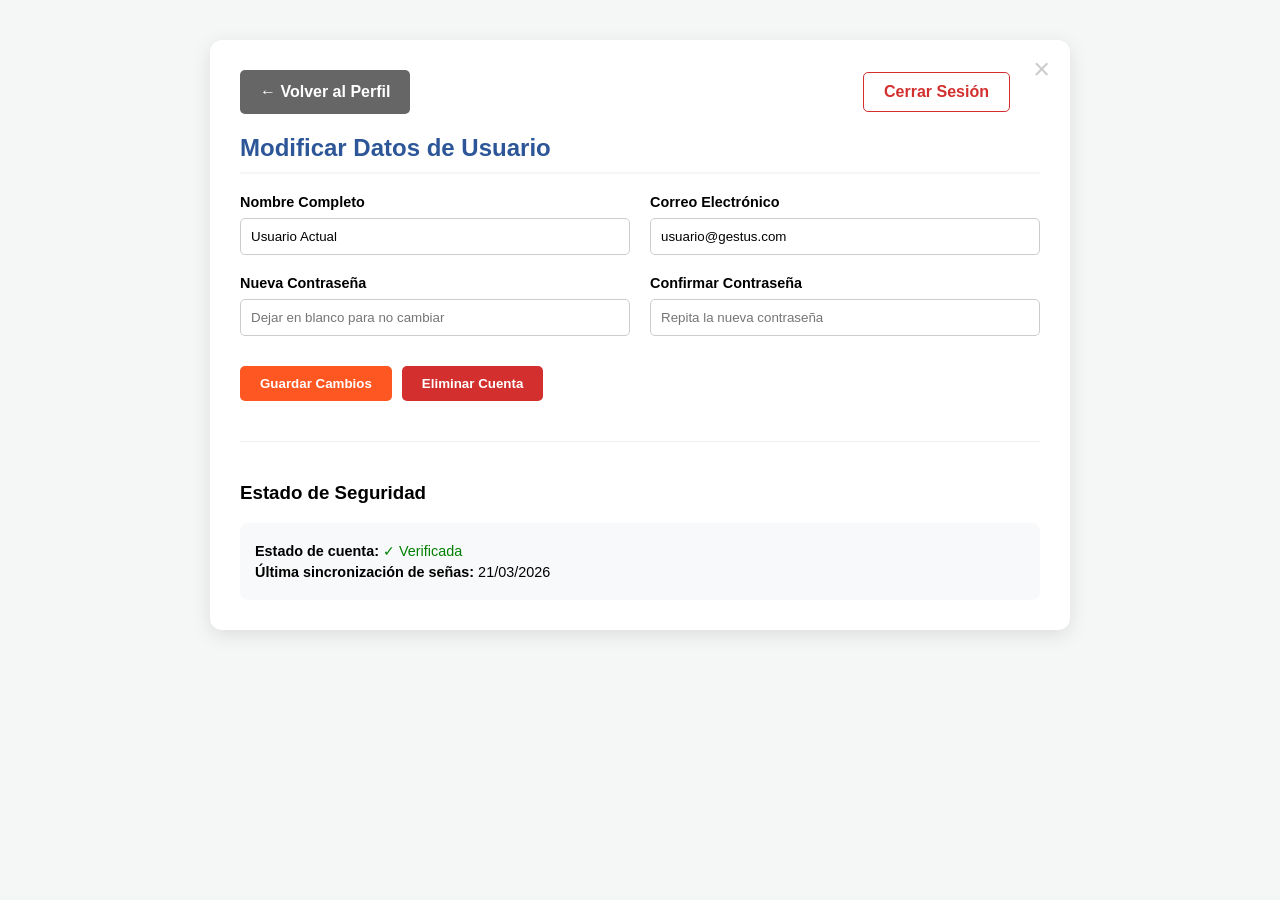
<file: actualizarDatos.html>
<!DOCTYPE html>
<html lang="es">

<head>
    <meta charset="UTF-8">
    <meta name="viewport" content="width=device-width, initial-scale=1.0">
    <title>Gestión de Perfil - Gestus</title>
    <style>
        :root {
            --primary-orange: #FF5722;
            --deep-blue: #2C5697;
            --bg-neutral: #F4F7F6;
            --white: #FFFFFF;
        }

        body {
            font-family: 'Segoe UI', sans-serif;
            background-color: var(--bg-neutral);
            margin: 0;
            display: flex;
            justify-content: center;
            padding: 40px;
        }

        .crud-container {
            background: var(--white);
            width: 100%;
            max-width: 800px;
            padding: 30px;
            border-radius: 12px;
            box-shadow: 0 5px 20px rgba(0, 0, 0, 0.1);
            position: relative;
            /* Necesario para la tachita */
        }

        /* Estilo de la tachita */
        .close-x {
            position: absolute;
            top: 15px;
            right: 20px;
            text-decoration: none;
            color: #ccc;
            font-size: 1.8rem;
            font-weight: 300;
            line-height: 1;
            transition: color 0.2s;
        }

        .close-x:hover {
            color: var(--primary-orange);
        }

        h2 {
            color: var(--deep-blue);
            border-bottom: 2px solid var(--bg-neutral);
            padding-bottom: 10px;
        }

        .form-section {
            display: grid;
            grid-template-columns: 1fr 1fr;
            gap: 20px;
            margin-bottom: 30px;
        }

        .input-box label {
            display: block;
            font-weight: 600;
            margin-bottom: 8px;
            font-size: 0.9rem;
        }

        .input-box input {
            width: 100%;
            padding: 10px;
            border: 1px solid #ccc;
            border-radius: 5px;
            background: #fff;
            box-sizing: border-box;
        }

        .btn-group {
            margin-top: 20px;
            display: flex;
            gap: 10px;
        }

        .btn {
            padding: 10px 20px;
            border: none;
            border-radius: 5px;
            cursor: pointer;
            font-weight: bold;
            transition: 0.3s;
        }

        .btn-update {
            background: var(--primary-orange);
            color: white;
        }

        .btn-delete {
            background: #d32f2f;
            color: white;
        }

        .btn-back {
            background: #666;
            color: white;
            text-decoration: none;
            display: inline-block;
            text-align: center;
            line-height: 1.5;
        }

        .btn-logout {
            background: transparent;
            color: #d32f2f;
            border: 1px solid #d32f2f;
            text-decoration: none;
        }

        .btn-logout:hover {
            background: #d32f2f;
            color: white;
        }
    </style>
</head>

<body>

    <div class="crud-container">
        <a href="enrollment.html" class="close-x" title="Cerrar">&times;</a>

        <div
            style="display: flex; justify-content: space-between; align-items: center; margin-bottom: 20px; padding-right: 30px;">
            <a href="perfil.html" class="btn btn-back">← Volver al Perfil</a>
            <a href="index.html" class="btn btn-logout">Cerrar Sesión</a>
        </div>

        <h2>Modificar Datos de Usuario</h2>

        <form action="/update" method="POST">
            <div class="form-section">
                <div class="input-box">
                    <label>Nombre Completo</label>
                    <input type="text" name="nombre" value="Usuario Actual">
                </div>
                <div class="input-box">
                    <label>Correo Electrónico</label>
                    <input type="email" name="email" value="usuario@gestus.com">
                </div>
                <div class="input-box">
                    <label>Nueva Contraseña</label>
                    <input type="password" name="new_pass" placeholder="Dejar en blanco para no cambiar">
                </div>
                <div class="input-box">
                    <label>Confirmar Contraseña</label>
                    <input type="password" name="confirm_pass" placeholder="Repita la nueva contraseña">
                </div>
            </div>

            <div class="btn-group">
                <button type="submit" class="btn btn-update">Guardar Cambios</button>
                <button type="button" class="btn btn-delete" onclick="confirmDelete()">Eliminar Cuenta</button>
            </div>
        </form>

        <hr style="margin: 40px 0; border: 0; border-top: 1px solid #eee;">

        <h3>Estado de Seguridad</h3>
        <div style="background: #f8f9fa; padding: 15px; border-radius: 8px;">
            <p style="margin: 5px 0; font-size: 0.9rem;"><strong>Estado de cuenta:</strong> <span
                    style="color: green;">✓ Verificada</span></p>
            <p style="margin: 5px 0; font-size: 0.9rem;"><strong>Última sincronización de señas:</strong> 21/03/2026</p>
        </div>
    </div>

    <!--Función para eliminar la cuenta (localmente)-->
    <script>
        function confirmDelete() {
            if (confirm("¿Estás seguro de que deseas eliminar tu perfil de Gestus? Esta acción borrará permanentemente tu progreso de aprendizaje en LSM.")) {
                window.location.href = "index.html";
            }
        }
    </script>

    <!--Función para actualizar la cuenta (localmente)-->
    <script>
        // Al cargar la página, rellenamos los campos con lo que haya guardado
        window.onload = function () {
            const datos = JSON.parse(localStorage.getItem('datosPerfil')) || {};
            if (datos.nombre) document.getElementsByName('nombre')[0].value = datos.nombre;
            if (datos.email) document.getElementsByName('email')[0].value = datos.email;
        }

        // Función para guardar (el "Update" del CRUD)
        document.querySelector('form').onsubmit = function (e) {
            e.preventDefault(); // Evita que la página se recargue

            const nuevosDatos = {
                nombre: document.getElementsByName('nombre')[0].value,
                email: document.getElementsByName('email')[0].value,
                fecha: new Date().toLocaleDateString()
            };

            // Guardamos en la memoria del navegador
            localStorage.setItem('datosPerfil', JSON.stringify(nuevosDatos));

            alert("¡Datos actualizados con éxito!");
            window.location.href = 'perfil.html'; // Regresamos al perfil
        }
    </script>

</body>

</html>
</file>
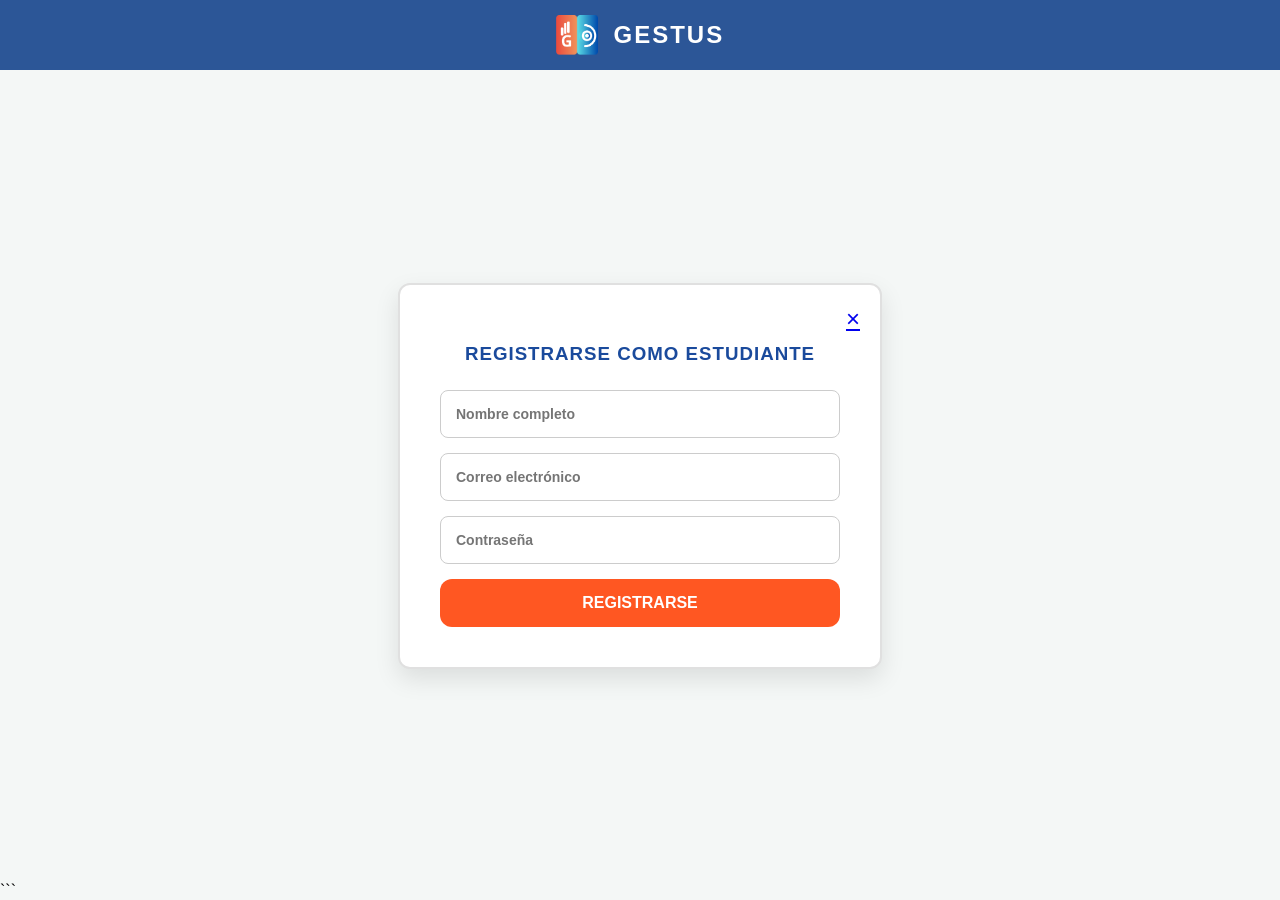
<file: Estudiante.html>
<!DOCTYPE html>
<html lang="es">
<head>
    <meta charset="UTF-8">
    <meta name="viewport" content="width=device-width, initial-scale=1.0">
    <title>Registro Estudiante</title>
    <link rel="icon" href="img/examen topicos.png" type="image/png">
    <link rel="stylesheet" href="Estudiante.css">
    <link rel="stylesheet" href="Formularios.css">
</head>

<body>

    <header class="navbar">
        <div class="nav-logo">
            <img src="examen topicos.png" alt="Logo de Gestus" class="logo-img">
            <span class="logo-text">GESTUS</span>
        </div>
    </header>

    <div class="login-card">
        <span class="close-btn"><a href="index.html">&times;</a></span>

        <h3 class="blue-title">REGISTRARSE COMO ESTUDIANTE</h3>

        <form action="Estudiantes.php" method="POST">

            <input type="text" name="nombre" placeholder="Nombre completo" required>

            <input type="email" name="correo" placeholder="Correo electrónico" required>

            <input type="password" name="password" placeholder="Contraseña" required>

            <button type="submit" class="submit-btn">REGISTRARSE</button>

        </form>

        <script src="https://accounts.google.com/gsi/client" async defer></script>

        <div id="g_id_onload"
            data-client_id="825367747434-9pcfejfcmpnjtbsvaeu00bfbo231ar66.apps.googleusercontent.com"
            data-callback="handleCredentialResponse">
        </div>
        <div class="g_id_signin" data-type="standard"></div>

        <script>
        function handleCredentialResponse(response) {
            // Aquí recibes el token de Google
            console.log("Encoded JWT ID token: " + response.credential);
            
            // Lo ideal es enviar este token a tu PHP para validarlo
            // Por ahora, esto conectará el clic con tu sistema.
        }
        </script>
    </div>

</body>
</html>
```
</file>
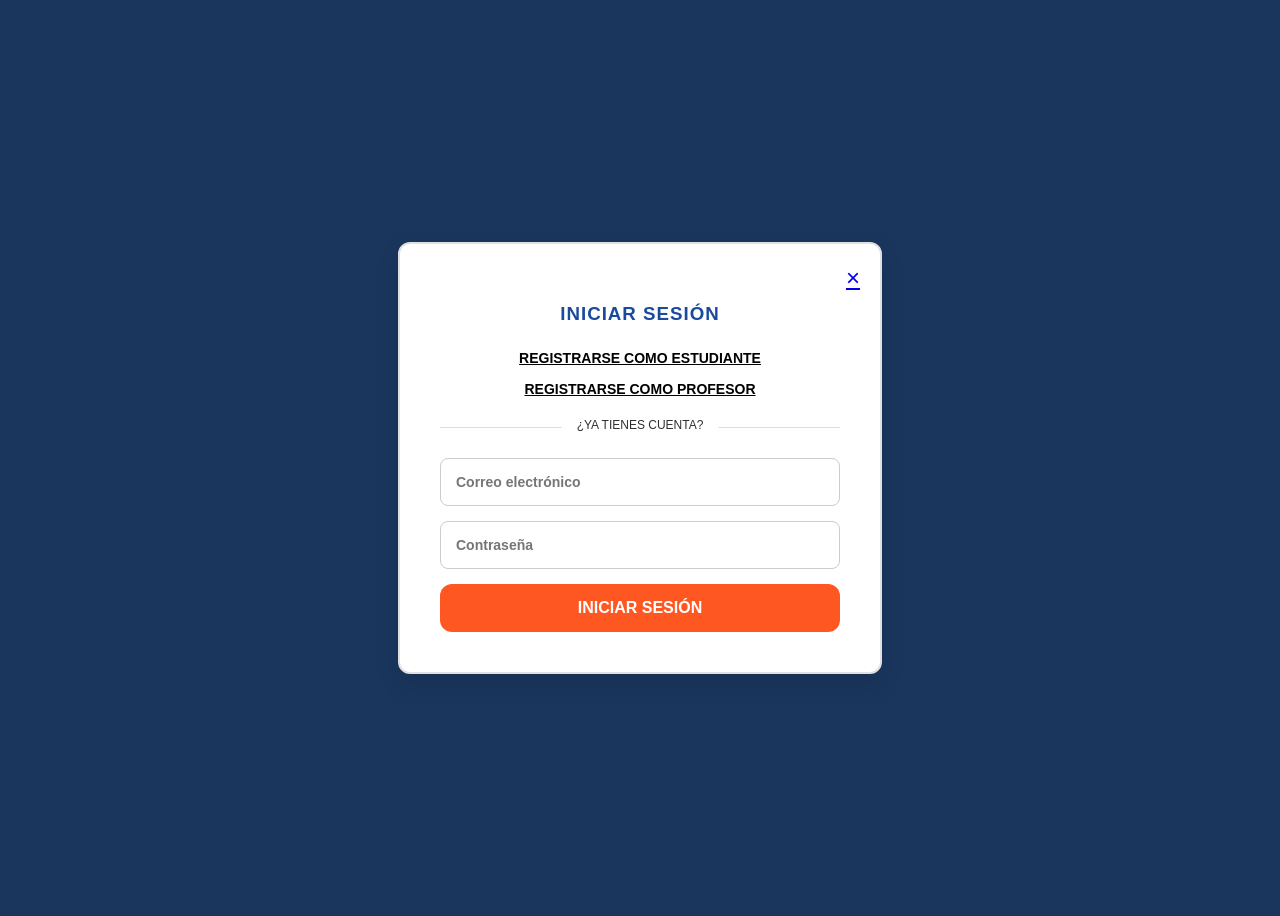
<file: iniciosesion.html>
<!DOCTYPE html>
<html lang="es">

<head>
    <meta charset="UTF-8">
    <meta name="viewport" content="width=device-width, initial-scale=1.0">
    <title>Inicio de sesión</title>
    <link rel="icon" href="examen topicos.png" type="image/png">
    <link rel="stylesheet" href="Iniciosesion.css">
    <link rel="stylesheet" href="Formularios.css">

</head>

<body>
    <div class="login-card">
        <span class="close-btn"><a href="enrollment.html">&times;</a></span>
        <h3 class="blue-title">INICIAR SESIÓN</h3>

        <div class="register-links">
            <a href="Estudiante.html">REGISTRARSE COMO ESTUDIANTE</a>
            <a href="Profesor.html">REGISTRARSE COMO PROFESOR</a>
        </div>

        <script src="https://accounts.google.com/gsi/client" async defer></script>

        <div id="g_id_onload" data-client_id="825367747434-9pcfejfcmpnjtbsvaeu00bfbo231ar66.apps.googleusercontent.com"
            data-callback="handleCredentialResponse">
        </div>
        <div class="g_id_signin" data-type="standard"></div>

        <script>
            function handleCredentialResponse(response) {
                // Aquí recibes el token de Google
                console.log("Encoded JWT ID token: " + response.credential);

                // Lo ideal es enviar este token a tu PHP para validarlo
                // Por ahora, esto conectará el clic con tu sistema.
            }
        </script>

        <div class="divider">
            <span>¿YA TIENES CUENTA?</span>
        </div>

        <form action="login.php" method="POST">
            <input type="email" name="correo" placeholder="Correo electrónico" required>
            <input type="password" name="password" placeholder="Contraseña" required>

            <button type="submit" class="submit-btn">INICIAR SESIÓN</button>
        </form>
    </div>
</body>

</html>
</file>
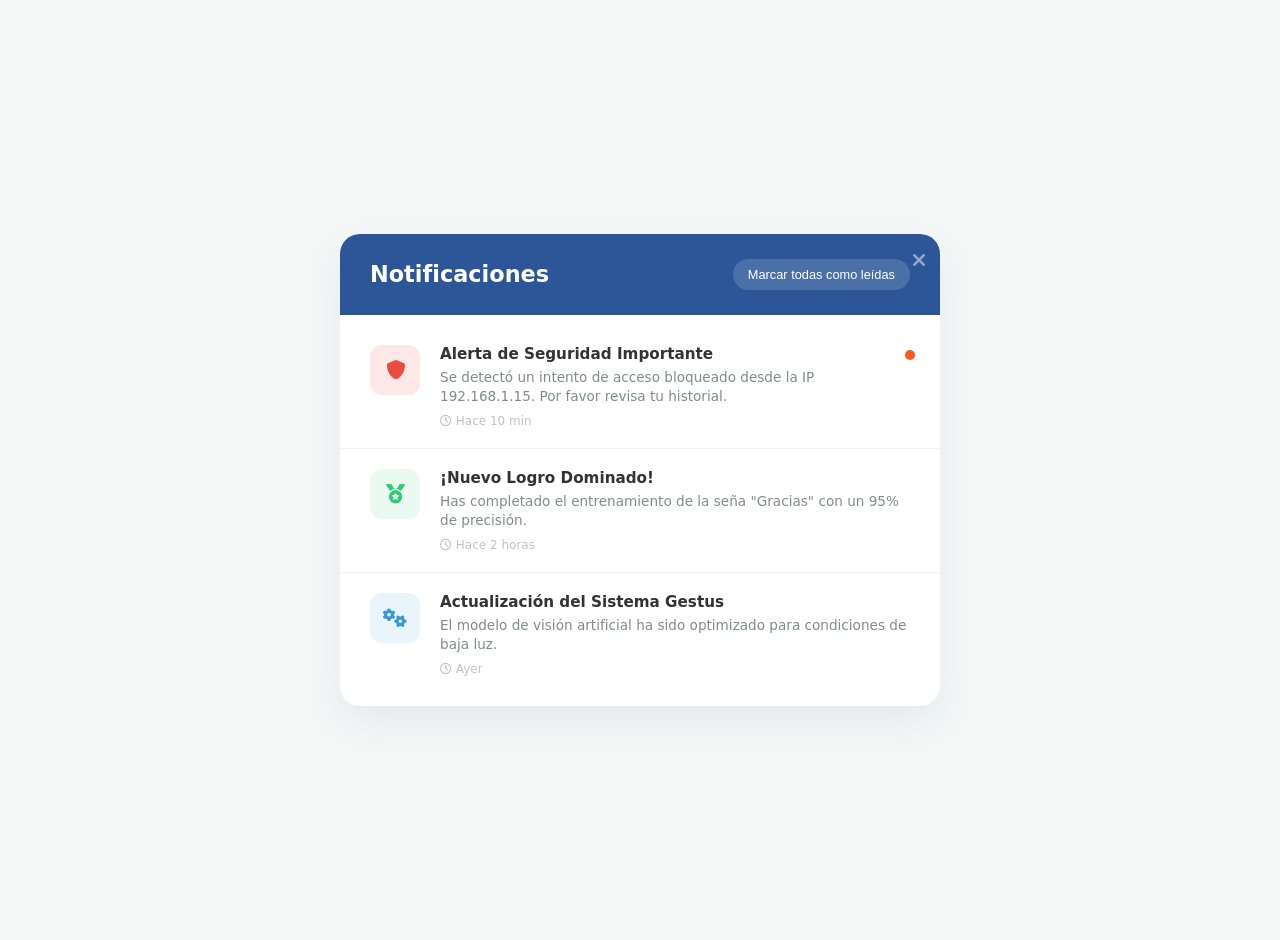
<file: notificaciones.html>
<!DOCTYPE html>
<html lang="es">

<head>
    <meta charset="UTF-8">
    <meta name="viewport" content="width=device-width, initial-scale=1.0">
    <title>Notificaciones - Gestus</title>
    <link rel="stylesheet" href="https://cdnjs.cloudflare.com/ajax/libs/font-awesome/6.0.0/css/all.min.css">

    <style>
        :root {
            --primary-orange: #FF5722;
            --deep-blue: #2C5697;
            --bg-neutral: #F4F7F6;
            --white: #FFFFFF;
            --text-main: #333;
            --text-muted: #7f8c8d;

            /* Colores para estados */
            --color-alert: #e74c3c;
            /* Rojo suave para alertas */
            --color-success: #2ecc71;
            /* Verde para logros */
            --color-info: #3498db;
            /* Azul para info sistema */
        }

        body {
            font-family: 'Segoe UI', system-ui, -apple-system, sans-serif;
            background-color: var(--bg-neutral);
            margin: 0;
            display: flex;
            justify-content: center;
            align-items: center;
            min-height: 100vh;
            padding: 20px;
        }

        .notifications-panel {
            background: var(--white);
            width: 100%;
            max-width: 600px;
            border-radius: 20px;
            box-shadow: 0 15px 35px rgba(44, 86, 151, 0.08);
            /* Sombra suave azulada */
            overflow: hidden;
            /* Para que el header redondeado funcione */
            position: relative;
        }

        /* Encabezado del Panel */
        .panel-header {
            background-color: var(--deep-blue);
            color: var(--white);
            padding: 25px 30px;
            display: flex;
            justify-content: space-between;
            align-items: center;
        }

        .panel-header h2 {
            margin: 0;
            font-size: 1.4rem;
            font-weight: 600;
        }

        .mark-read-btn {
            background: rgba(255, 255, 255, 0.15);
            color: var(--white);
            border: none;
            padding: 8px 15px;
            border-radius: 20px;
            font-size: 0.8rem;
            cursor: pointer;
            transition: background 0.2s;
        }

        .mark-read-btn:hover {
            background: rgba(255, 255, 255, 0.25);
        }

        /* Contenedor de la lista */
        .notifications-list {
            padding: 10px 0;
            max-height: 500px;
            /* Para scroll si hay muchas */
            overflow-y: auto;
        }

        /* Estilo de la Tarjeta Individual (Feed Style) */
        .notification-card {
            display: flex;
            padding: 20px 30px;
            border-bottom: 1px solid #f0f3f5;
            transition: background-color 0.2s, transform 0.2s;
            cursor: pointer;
            position: relative;
        }

        .notification-card:last-child {
            border-bottom: none;
        }

        .notification-card:hover {
            background-color: #fafbfc;
            transform: translateX(5px);
            /* Microinteracción al pasar el mouse */
        }

        /* Indicador de "No Leído" (Punto Naranja) */
        .notification-card.unread::after {
            content: '';
            position: absolute;
            top: 25px;
            right: 25px;
            width: 10px;
            height: 10px;
            background-color: var(--primary-orange);
            border-radius: 50%;
        }

        /* Iconos y sus contenedores */
        .icon-container {
            width: 50px;
            height: 50px;
            border-radius: 12px;
            display: flex;
            justify-content: center;
            align-items: center;
            margin-right: 20px;
            flex-shrink: 0;
            /* Para que no se encoja */
            font-size: 1.2rem;
        }

        /* Colores por tipo de icono */
        .icon-alert {
            background-color: #fde8e8;
            color: var(--color-alert);
        }

        .icon-success {
            background-color: #eafaf1;
            color: var(--color-success);
        }

        .icon-info {
            background-color: #eaf4fb;
            color: var(--color-info);
        }

        /* Contenido del texto */
        .card-content {
            flex-grow: 1;
        }

        .card-title {
            font-weight: 600;
            color: var(--text-main);
            margin: 0 0 5px 0;
            font-size: 0.95rem;
        }

        .card-desc {
            color: var(--text-muted);
            font-size: 0.85rem;
            margin: 0;
            line-height: 1.4;
        }

        .card-time {
            font-size: 0.75rem;
            color: #bdc3c7;
            margin-top: 8px;
            display: block;
        }

        /* Tachita para cerrar el panel (UX) */
        .close-panel-btn {
            position: absolute;
            top: 15px;
            right: 15px;
            color: rgba(255, 255, 255, 0.5);
            text-decoration: none;
            font-size: 1.2rem;
        }

        .close-panel-btn:hover {
            color: var(--white);
        }
    </style>
</head>

<body>

    <div class="notifications-panel">
        <a href="enrollment.html" class="close-panel-btn"><i class="fas fa-times"></i></a>

        <div class="panel-header">
            <h2>Notificaciones</h2>
            <button class="mark-read-btn" onclick="marcarTodasLeidas()">Marcar todas como leídas</button>
        </div>

        <div class="notifications-list">

            <div class="notification-card unread" onclick="marcarLeida(this)">
                <div class="icon-container icon-alert">
                    <i class="fas fa-shield-alt"></i>
                </div>
                <div class="card-content">
                    <p class="card-title">Alerta de Seguridad Importante</p>
                    <p class="card-desc">Se detectó un intento de acceso bloqueado desde la IP 192.168.1.15. Por favor
                        revisa tu historial.</p>
                    <span class="card-time"><i class="far fa-clock"></i> Hace 10 min</span>
                </div>
            </div>

            <div class="notification-card" onclick="marcarLeida(this)">
                <div class="icon-container icon-success">
                    <i class="fas fa-medal"></i>
                </div>
                <div class="card-content">
                    <p class="card-title">¡Nuevo Logro Dominado!</p>
                    <p class="card-desc">Has completado el entrenamiento de la seña "Gracias" con un 95% de precisión.
                    </p>
                    <span class="card-time"><i class="far fa-clock"></i> Hace 2 horas</span>
                </div>
            </div>

            <div class="notification-card" onclick="marcarLeida(this)">
                <div class="icon-container icon-info">
                    <i class="fas fa-cogs"></i>
                </div>
                <div class="card-content">
                    <p class="card-title">Actualización del Sistema Gestus</p>
                    <p class="card-desc">El modelo de visión artificial ha sido optimizado para condiciones de baja luz.
                    </p>
                    <span class="card-time"><i class="far fa-clock"></i> Ayer</span>
                </div>
            </div>

        </div>
    </div>

    <script>
        // Función simulada para marcar una individual como leída
        function marcarLeida(card) {
            // Quitamos el punto naranja
            card.classList.remove('unread');

            // Efecto visual de desvanecimiento suave para indicar que se leyó
            card.style.opacity = '0.7';

            // En una app real, aquí guardaríamos el estado en localStorage
        }

        // Función simulada para marcar todas
        function marcarTodasLeidas() {
            document.querySelectorAll('.notification-card').forEach(card => {
                marcarLeida(card);
            });
            alert("Todas las notificaciones marcadas como leídas.");
        }
    </script>

</body>

</html>
</file>
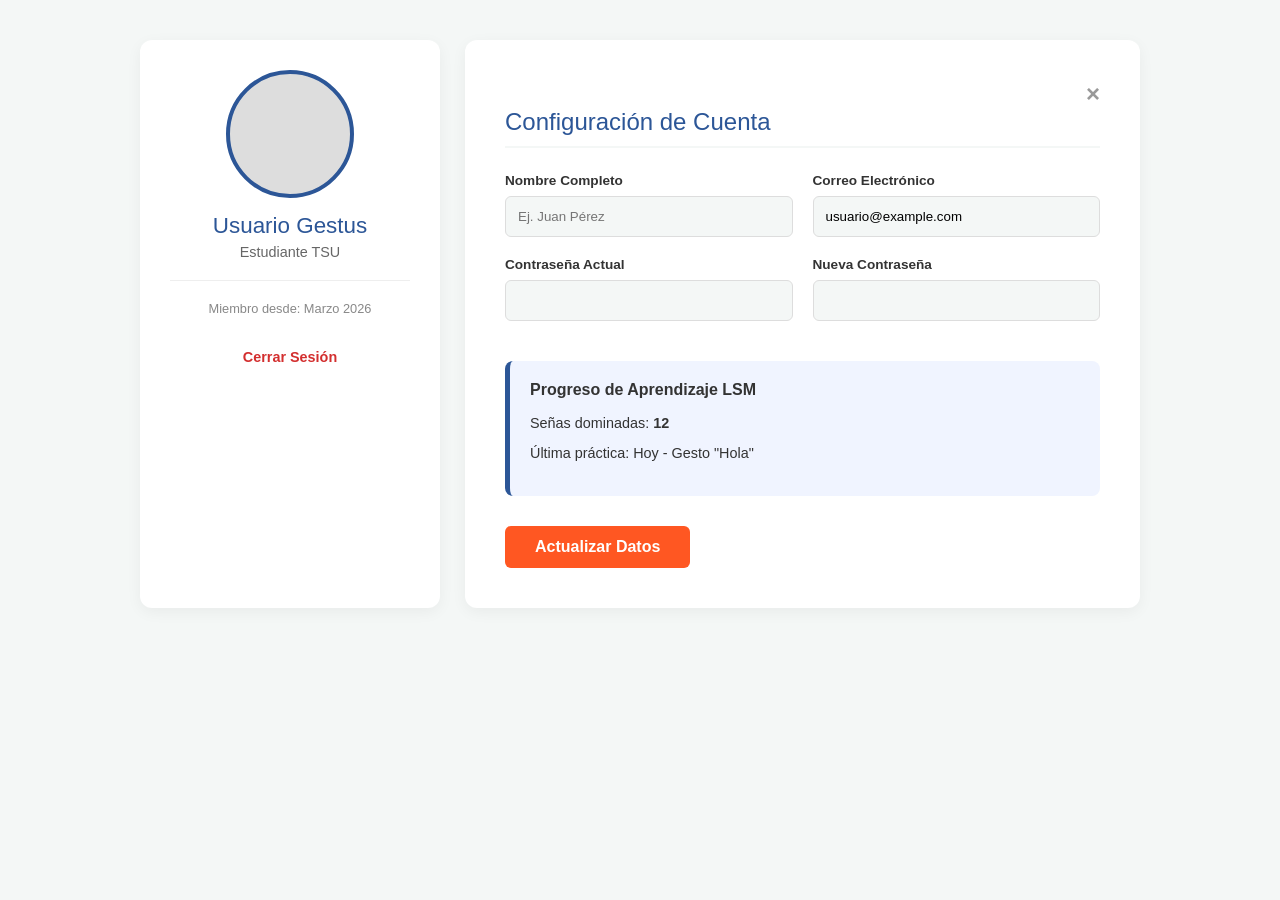
<file: perfil.html>
<!DOCTYPE html>
<html lang="es">

<head>
    <meta charset="UTF-8">
    <meta name="viewport" content="width=device-width, initial-scale=1.0">
    <title>Perfil - Gestus</title>
    <style>
        :root {
            --primary-orange: #FF5722;
            --deep-blue: #2C5697;
            --bg-neutral: #F4F7F6;
            --white: #FFFFFF;
            --text-dark: #333333;
        }

        body {
            font-family: 'Segoe UI', Tahoma, Geneva, Verdana, sans-serif;
            background-color: var(--bg-neutral);
            margin: 0;
            color: var(--text-dark);
        }

        .container {
            max-width: 1000px;
            margin: 40px auto;
            display: grid;
            grid-template-columns: 300px 1fr;
            gap: 25px;
            padding: 0 20px;
        }

        /* Tarjeta Lateral de Usuario */
        .sidebar-card {
            background: var(--white);
            padding: 30px;
            border-radius: 12px;
            text-align: center;
            box-shadow: 0 4px 15px rgba(0, 0, 0, 0.05);
        }

        .profile-pic {
            width: 120px;
            height: 120px;
            border-radius: 50%;
            background: #ddd;
            margin: 0 auto 15px;
            border: 4px solid var(--deep-blue);
            object-fit: cover;
        }

        .user-name {
            font-size: 1.4rem;
            color: var(--deep-blue);
            margin-bottom: 5px;
        }

        .user-role {
            font-size: 0.9rem;
            color: #666;
            margin-bottom: 20px;
        }

        /* Área de Contenido Principal */
        .main-content {
            background: var(--white);
            padding: 40px;
            border-radius: 12px;
            box-shadow: 0 4px 15px rgba(0, 0, 0, 0.05);
        }

        h2 {
            border-bottom: 2px solid var(--bg-neutral);
            padding-bottom: 10px;
            color: var(--deep-blue);
            font-weight: 500;
        }

        .form-grid {
            display: grid;
            grid-template-columns: 1fr 1fr;
            gap: 20px;
            margin-top: 25px;
        }

        .input-group label {
            display: block;
            margin-bottom: 8px;
            font-weight: 600;
            font-size: 0.85rem;
        }

        .input-group input {
            width: 100%;
            padding: 12px;
            border: 1px solid #ddd;
            border-radius: 6px;
            box-sizing: border-box;
            background: var(--bg-neutral);
        }

        .btn-save {
            background-color: var(--primary-orange);
            color: white;
            border: none;
            padding: 12px 30px;
            border-radius: 6px;
            cursor: pointer;
            font-weight: bold;
            margin-top: 30px;
            transition: transform 0.2s;
        }

        .btn-save:hover {
            transform: scale(1.02);
            filter: brightness(1.1);
        }

        /* Sección de estadísticas de LSM */
        .stats-section {
            margin-top: 40px;
            padding: 20px;
            background: #f0f4ff;
            border-radius: 8px;
            border-left: 5px solid var(--deep-blue);
        }

        /* Estilo para el botón de cerrar sesión */
        .btn-logout {
            display: inline-block;
            margin-top: 20px;
            color: #d32f2f;
            text-decoration: none;
            font-size: 0.9rem;
            font-weight: 600;
            transition: color 0.2s;
        }

        .btn-logout:hover {
            text-decoration: underline;
        }
    </style>
</head>

<body>

    <div class="container">
        <aside class="sidebar-card">
            <div class="profile-pic"></div>
            <div class="user-name">Usuario Gestus</div>
            <div class="user-role">Estudiante TSU</div>
            <hr style="border: 0; border-top: 1px solid #eee; margin: 20px 0;">
            <p style="font-size: 0.8rem; color: #888;">Miembro desde: Marzo 2026</p>

            <!--Enlace de cerrar sesión-->
            <!--
            <a href="/logout" class="btn-logout">Cerrar Sesión</a>
            -->
            <a href="#" onclick="cerrarSesion()" class="btn-logout">Cerrar Sesión</a>
        </aside>

        <!--Botón de tachita para regresar al inicio-->
        <main class="main-content">
            <div style="text-align: right; margin-bottom: -20px;">
                <a href="enrollment.html"
                    style="text-decoration: none; color: #999; font-size: 1.5rem; font-weight: bold;">&times;</a>
            </div>

            <h2>Configuración de Cuenta</h2>

            <form action="/update-profile" method="POST">
                <div class="form-grid">
                    <div class="input-group">
                        <label>Nombre Completo</label>
                        <input type="text" name="fullname" placeholder="Ej. Juan Pérez">
                    </div>
                    <div class="input-group">
                        <label>Correo Electrónico</label>
                        <input type="email" name="email" value="usuario@example.com">
                    </div>
                    <div class="input-group">
                        <label>Contraseña Actual</label>
                        <input type="password" name="current_pass">
                    </div>
                    <div class="input-group">
                        <label>Nueva Contraseña</label>
                        <input type="password" name="new_pass">
                    </div>
                </div>

                <div class="stats-section">
                    <h3 style="margin-top:0; font-size: 1rem;">Progreso de Aprendizaje LSM</h3>
                    <p style="font-size: 0.9rem;">Señas dominadas: <strong>12</strong></p>
                    <p style="font-size: 0.9rem;">Última práctica: Hoy - Gesto "Hola"</p>
                </div>

                <!--
                <button type="submit" class="btn-save">Actualizar Datos</button>
                -->

                <a href="actualizarDatos.html" class="btn-save"
                    style="text-decoration: none; display: inline-block; text-align: center;">
                    Actualizar Datos
                </a>
            </form>
        </main>
    </div>

    <!--Función de cerrar sesión-->
    <script>
        function cerrarSesion() {
            // Borramos el estado de login de la memoria del navegador
            localStorage.removeItem('usuarioLogueado');

            // Redirigimos al index o al login
            alert("Sesión cerrada correctamente.");
            window.location.href = 'index.html';
        }
    </script>

</body>

</html>
</file>
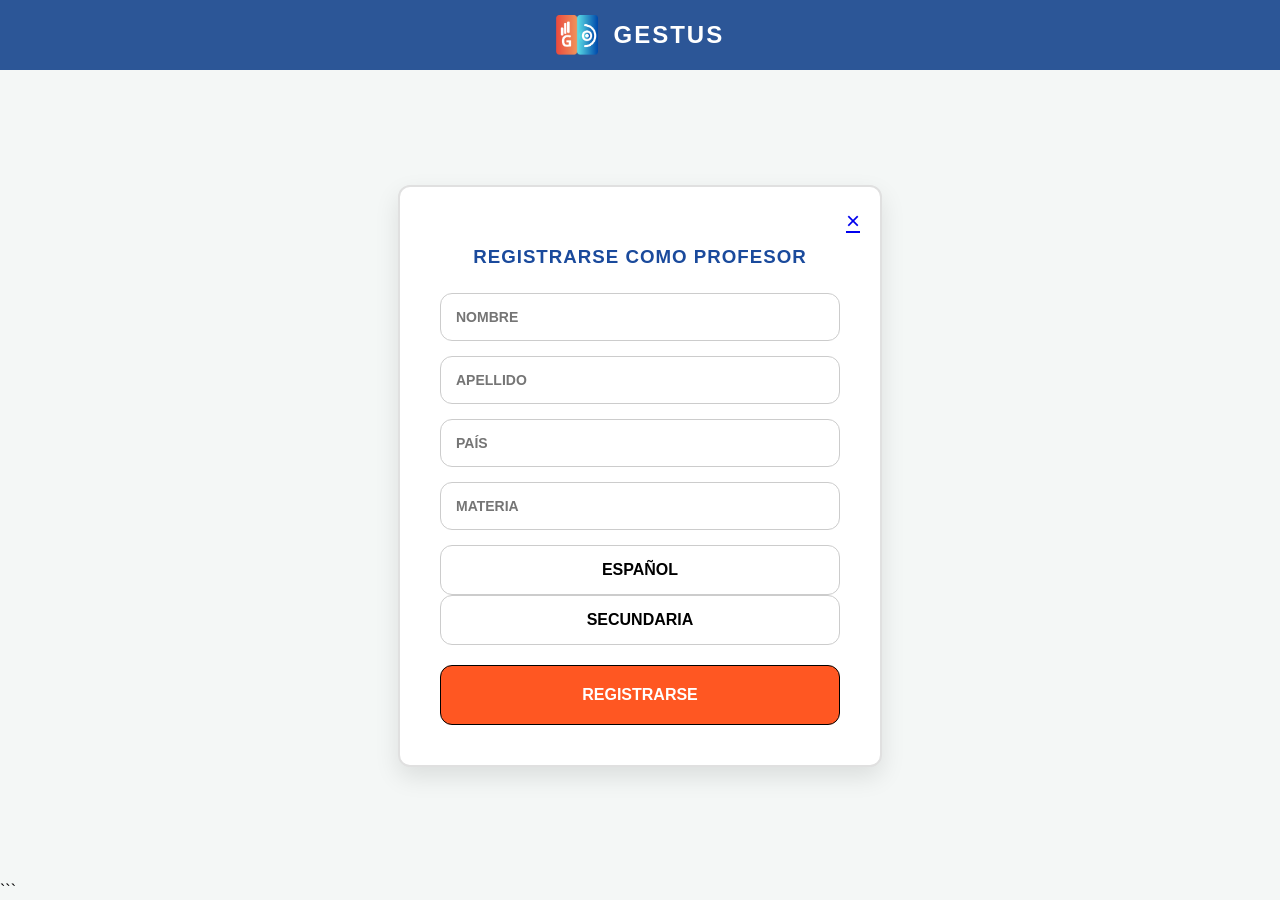
<file: Profesor.html>
<!DOCTYPE html>
<html lang="es">
<head>
    <meta charset="UTF-8">
    <meta name="viewport" content="width=device-width, initial-scale=1.0">
    <title>Registro Estudiante</title>
    <link rel="icon" href="examen topicos.png" type="image/png">
    <link rel="stylesheet" href="Estudiante.css">
    <link rel="stylesheet" href="formulario2.css">
</head>

<body>

    <header class="navbar">
        <div class="nav-logo">
            <img src="examen topicos.png" alt="Logo de Gestus" class="logo-img">
            <span class="logo-text">GESTUS</span>
        </div>
    </header>

    <div class="login-card">
        <span class="close-btn"><a href="index.html">&times;</a></span>

        <h3 class="blue-title">REGISTRARSE COMO PROFESOR</h3>

        <form action="Profesores.php" method="POST">

            <input type="text" placeholder="NOMBRE" class="input-field">
            <input type="text" placeholder="APELLIDO" class="input-field">
            <input type="text" placeholder="PAÍS" class="input-field">
            <input type="text" placeholder="MATERIA" class="input-field">

            <div class="readonly-field">ESPAÑOL</div>
            <div class="readonly-field">SECUNDARIA</div>

            <button type="submit" class="submit-btn">REGISTRARSE</button>

        </form>

        <script src="https://accounts.google.com/gsi/client" async defer></script>

        <div id="g_id_onload"
            data-client_id="825367747434-9pcfejfcmpnjtbsvaeu00bfbo231ar66.apps.googleusercontent.com"
            data-callback="handleCredentialResponse">
        </div>
        <div class="g_id_signin" data-type="standard"></div>

        <script>
        function handleCredentialResponse(response) {
            // Aquí recibes el token de Google
            console.log("Encoded JWT ID token: " + response.credential);
            
            // Lo ideal es enviar este token a tu PHP para validarlo
            // Por ahora, esto conectará el clic con tu sistema.
        }
        </script>
    </div>

</body>
</html>
```
</file>
<file: Estudiante.css>
/* 1. Ajuste del Body para centrar la tarjeta */
body {
    margin: 0;
    padding: 0;
    box-sizing: border-box;
    font-family: 'Segoe UI', sans-serif;
    background-color: #F4F7F6;

    /* Esto centra la login-card horizontal y verticalmente */
    display: flex;
    flex-direction: column; /* Pone el navbar arriba y el contenido abajo */
    min-height: 100vh;      /* Asegura que el body ocupe toda la altura de la pantalla */
}

/* 2. El Navbar se queda en su sitio */
.navbar {
    display: flex;
    justify-content: center;
    align-items: center;
    height: 70px;
    background-color: #2C5697;
    width: 100%;
    /* No tocamos nada más aquí, Flexbox lo mantendrá arriba */
}

/* Contenedor del Logo y el Texto */
.nav-logo {
    display: flex;
    align-items: center;
    gap: 15px;               /* Espacio entre logo y GESTUS */
}

/* Ajustes de la Imagen */
.logo-img {
    height: 40px;            /* Tamaño del logo */
    width: auto;
}

/* Ajustes del Texto GESTUS */
.logo-text {
    color: #ffffff;
    font-size: 24px;
    font-weight: bold;
    letter-spacing: 2px;
}

/* 3. Centrado de la Tarjeta */
.login-card {
    background: white;
    padding: 30px;
    border-radius: 12px;
    box-shadow: 0 10px 25px rgba(0,0,0,0.1);
    width: 100%;
    max-width: 400px; /* Ancho máximo de la tarjeta */
    
    /* MAGIA: Margen automático arriba y abajo para centrar en el espacio sobrante */
    margin: auto; 
}
</file>
<file: Formularios.css>
.login-card {
    width: 400px;
    background-color: #ffffff;
    padding: 40px;
    border-radius: 12px;
    box-shadow: 0 10px 25px rgba(0,0,0,0.1); /* Sombra suave */
    font-family: 'Segoe UI', Tahoma, Geneva, Verdana, sans-serif;
    text-align: center;
    position: relative;
    border: 2px solid #e0e0e0;
}

/* Botón de cerrar (X) */
.close-btn {
    position: absolute;
    top: 20px;
    right: 20px;
    font-size: 24px;
    cursor: pointer;
    color: #333;
}

/* Título azul */
.blue-title {
    color: #1a4a9c; /* Azul oscuro */
    font-weight: bold;
    margin-bottom: 25px;
    letter-spacing: 1px;
}

/* Enlaces de registro */
.register-links a {
    display: block;
    color: #000;
    text-decoration: underline;
    font-weight: bold;
    font-size: 14px;
    margin-bottom: 15px;
}


/* Línea divisoria */
.divider {
    border-top: 1px solid #ddd;
    margin: 30px 0;
    position: relative;
}

.divider span {
    position: absolute;
    top: -10px;
    left: 50%;
    transform: translateX(-50%);
    background: #fff;
    padding: 0 15px;
    font-size: 12px;
    color: #303030;
}

/* Inputs de texto */
input {
    width: 100%;
    font-weight: bold;
    padding: 15px;
    margin-bottom: 15px;
    border: 1px solid #ccc;
    border-radius: 8px;
    box-sizing: border-box;
    font-size: 14px;
    text-transform: none; /* Para que escriban en mayúsculas como en la foto */
}

/* Botón naranja principal */
.submit-btn {
    width: 100%;
    padding: 15px;
    background-color: #ff5722; /* Naranja vibrante */
    color: white;
    border: none;
    border-radius: 12px;
    font-weight: bold;
    font-size: 16px;
    cursor: pointer;
    transition: background 0.3s;
}

.submit-btn:hover {
    background-color: #e64a19;
}
</file>
<file: Iniciosesion.css>
body{
    background-color: #1A365D;
    display: flex;
    justify-content: center;
    align-items: center;
    height: 100vh;
}
</file>
<file: formulario2.css>
.login-card {
    width: 400px;
    background-color: #ffffff;
    padding: 40px;
    border-radius: 12px;
    box-shadow: 0 10px 25px rgba(0,0,0,0.1); /* Sombra suave */
    font-family: 'Segoe UI', Tahoma, Geneva, Verdana, sans-serif;
    text-align: center;
    position: relative;
    border: 2px solid #e0e0e0;
}

/* Botón de cerrar (X) */
.close-btn {
    position: absolute;
    top: 20px;
    right: 20px;
    font-size: 24px;
    cursor: pointer;
    color: #333;
}

/* Título azul */
.blue-title {
    color: #1a4a9c; /* Azul oscuro */
    font-weight: bold;
    margin-bottom: 25px;
    letter-spacing: 1px;
}

/* Enlaces de registro */
.register-links a {
    display: block;
    color: #000;
    text-decoration: underline;
    font-weight: bold;
    font-size: 14px;
    margin-bottom: 15px;
}


/* Línea divisoria */
.divider {
    border-top: 1px solid #ddd;
    margin: 30px 0;
    position: relative;
}

.divider span {
    position: absolute;
    top: -10px;
    left: 50%;
    transform: translateX(-50%);
    background: #fff;
    padding: 0 15px;
    font-size: 12px;
    color: #303030;
}

/* Inputs de texto */
input {
    width: 100%;
    font-weight: bold;
    padding: 15px;
    margin-bottom: 15px;
    border: 1px solid #ccc;
    border-radius: 8px;
    box-sizing: border-box;
    font-size: 14px;
    text-transform: none; /* Para que escriban en mayúsculas como en la foto */
}

/* Botón naranja principal */
.submit-btn {
    width: 100%;
    padding: 15px;
    background-color: #ff5722; /* Naranja vibrante */
    color: white;
    border: none;
    border-radius: 12px;
    font-weight: bold;
    font-size: 16px;
    cursor: pointer;
    transition: background 0.3s;
}

.submit-btn:hover {
    background-color: #e64a19;
}

.form-container {
  display: flex;
  flex-direction: column;
  gap: 15px;
  max-width: 400px;
  padding: 20px;
}

/* Estilo para los campos de escritura */
.input-field {
  padding: 15px;
  border: 1px solid #ccc;
  border-radius: 12px;
  font-family: sans-serif;
  font-weight: bold;
  text-transform: uppercase;
}

/* Estilo para los campos fijos (No se escriben) */
.readonly-field {
  padding: 15px;
  border: 1px solid #ccc;
  border-radius: 12px;
  background-color: #fff; /* O un gris muy claro si prefieres diferenciarlo */
  font-family: sans-serif;
  font-weight: bold;
  color: #000;
}

/* El botón naranja de la imagen */
.submit-btn {
  height: 60px;
  background-color: #ff5722; /* Naranja vibrante */
  border: 1px solid #000;
  border-radius: 12px;
  cursor: pointer;
  margin-top: 20px;
}
</file>
